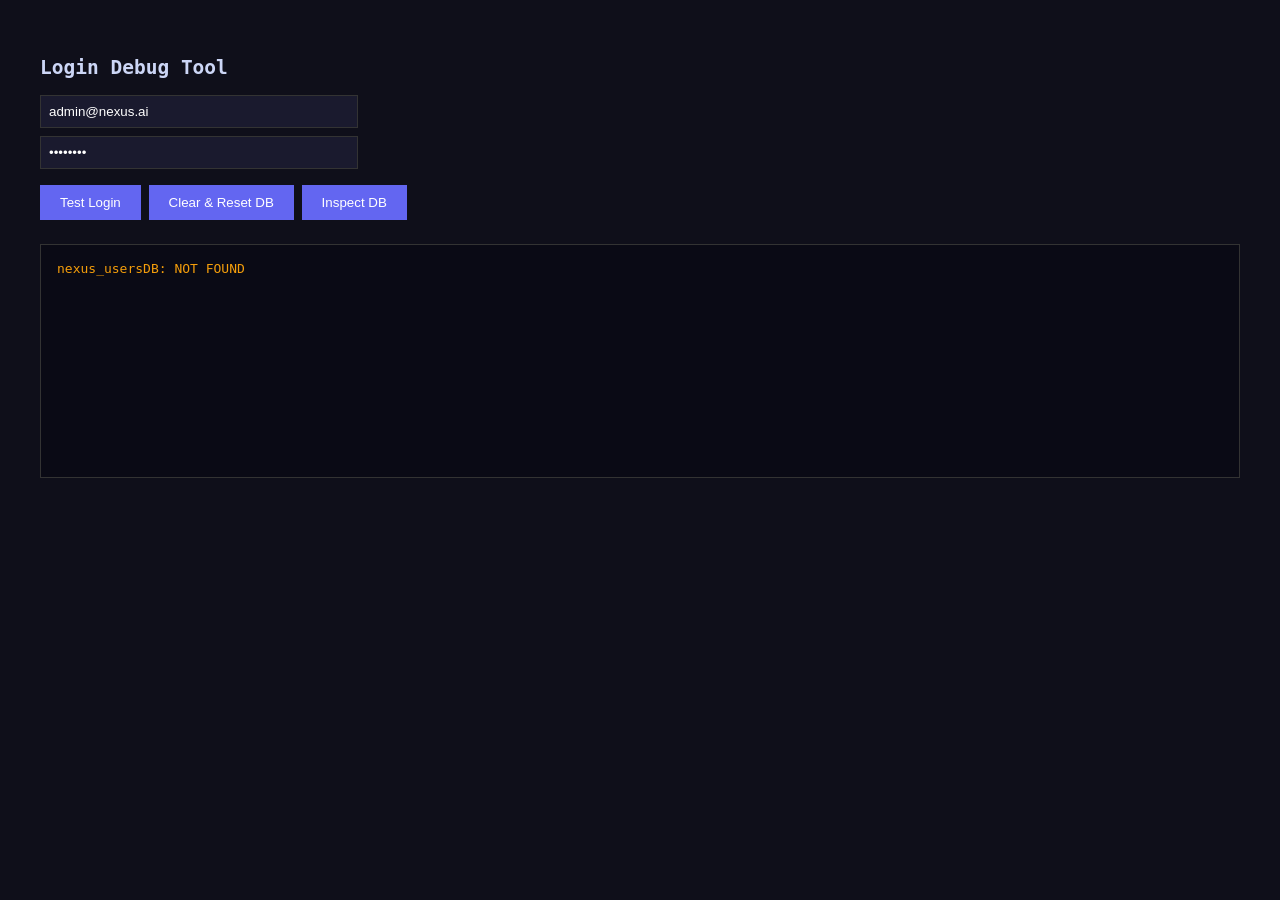
<file: debug_login.html>
<!DOCTYPE html>
<html>
<head>
  <title>Login Debug</title>
  <style>
    body { background:#0f0f1a; color:#ccd6f6; font-family:monospace; padding:2rem; }
    input { display:block; margin:8px 0; padding:8px; background:#1a1a2e; border:1px solid #333; color:white; width:300px; }
    button { margin:8px 0; padding:10px 20px; background:#6366f1; color:white; border:none; cursor:pointer; }
    #log { margin-top:1rem; background:#0a0a15; padding:1rem; border:1px solid #333; min-height:200px; white-space:pre-wrap; }
    .err { color:#f43f5e; }
    .ok { color:#10b981; }
    .warn { color:#f59e0b; }
  </style>
</head>
<body>
  <h2>Login Debug Tool</h2>
  <input type="email" id="email" placeholder="Email" value="admin@nexus.ai">
  <input type="password" id="password" placeholder="Password" value="password">
  <button onclick="testLogin()">Test Login</button>
  <button onclick="clearDB()">Clear & Reset DB</button>
  <button onclick="inspectDB()">Inspect DB</button>
  <div id="log"></div>
  <script>
    const log = document.getElementById('log');
    function add(msg, cls='') {
      const d = document.createElement('div');
      d.className = cls;
      d.textContent = msg;
      log.appendChild(d);
    }
    function inspectDB() {
      log.innerHTML = '';
      const raw = localStorage.getItem('nexus_usersDB');
      if (!raw) { add('nexus_usersDB: NOT FOUND', 'warn'); return; }
      try {
        const db = JSON.parse(raw);
        add('DB users:', 'ok');
        db.forEach(u => add(`  email=${u.email} pass=${u.password} role=${u.position}`));
      } catch(e) { add('PARSE ERROR: ' + e.message, 'err'); }
    }
    function clearDB() {
      localStorage.removeItem('nexus_usersDB');
      const db = [
        { name: 'Admin User', email: 'admin@nexus.ai', password: 'password', position: 'admin' },
        { name: 'Sarah Jenkins', email: 'sarah.j@company.com', password: 'password', position: 'member' }
      ];
      localStorage.setItem('nexus_usersDB', JSON.stringify(db));
      add('DB reset.', 'ok');
      inspectDB();
    }
    function testLogin() {
      log.innerHTML = '';
      const email = document.getElementById('email').value.trim();
      const password = document.getElementById('password').value;
      add('Testing: ' + email);
      let db;
      try { db = JSON.parse(localStorage.getItem('nexus_usersDB')); } catch(e) { add('Parse error: ' + e.message, 'err'); return; }
      if (!db) { add('DB is null. Click Reset DB first.', 'warn'); return; }
      const u = db.find(u => u.email === email);
      if (!u) { add('No user found with that email.', 'err'); return; }
      if (u.password !== password) { add('Wrong password. Stored: ' + u.password, 'err'); return; }
      add('LOGIN WOULD SUCCEED for ' + u.name + ' as ' + u.position, 'ok');
    }
    window.onload = inspectDB;
  </script>
</body>
</html>
</file>
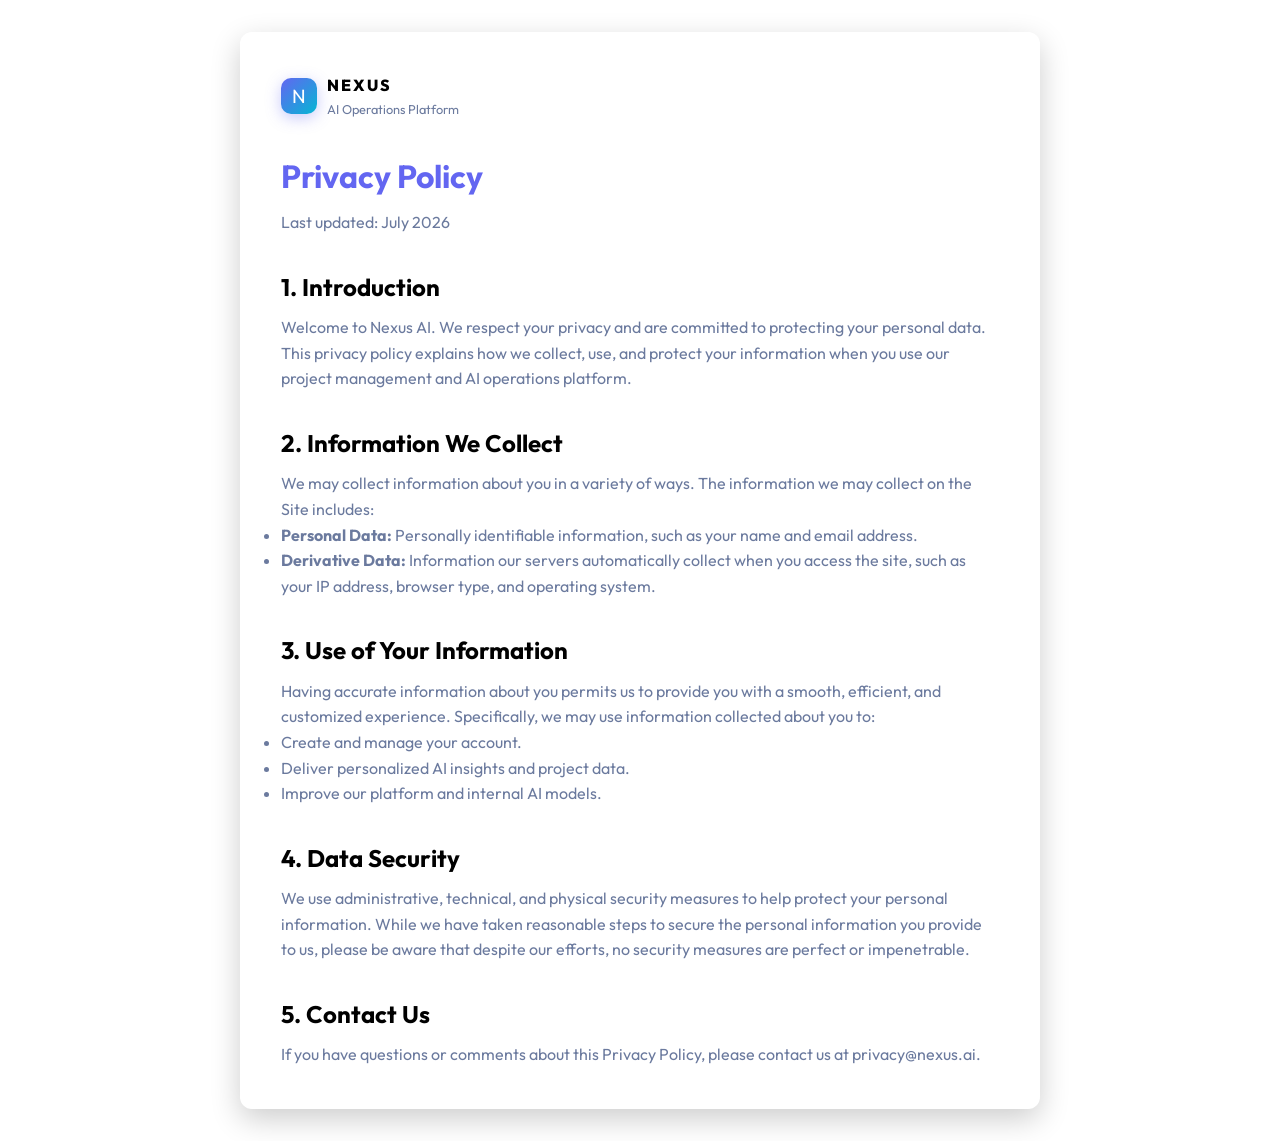
<file: privacy.html>
<!DOCTYPE html>
<html lang="en">
<head>
    <meta charset="UTF-8">
    <meta name="viewport" content="width=device-width, initial-scale=1.0">
    <title>Privacy Policy - Nexus AI</title>
    <link rel="preconnect" href="https://fonts.googleapis.com">
    <link rel="preconnect" href="https://fonts.gstatic.com" crossorigin>
    <link href="https://fonts.googleapis.com/css2?family=Outfit:wght@300;400;500;600;700&display=swap" rel="stylesheet">
    <link rel="stylesheet" href="styles.css">
    <style>
        body {
            background-color: var(--bg-color);
            color: var(--text-color);
            font-family: 'Outfit', sans-serif;
            margin: 0;
            padding: 2rem;
            line-height: 1.6;
        }
        .container {
            max-width: 800px;
            margin: 0 auto;
            background: var(--panel-bg);
            border: 1px solid var(--border-color);
            border-radius: 12px;
            padding: 2.5rem;
            box-shadow: 0 10px 30px rgba(0,0,0,0.2);
        }
        h1 {
            color: var(--accent-primary);
            margin-bottom: 0.5rem;
        }
        h2 {
            margin-top: 2rem;
            color: var(--text-color);
            border-bottom: 1px solid var(--border-color);
            padding-bottom: 0.5rem;
        }
        p {
            color: var(--text-secondary);
        }
        .logo-header {
            display: flex;
            align-items: center;
            gap: 10px;
            margin-bottom: 2rem;
        }
        .logo-icon {
            background: linear-gradient(135deg, var(--accent-primary), var(--accent-secondary));
            width: 36px;
            height: 36px;
            border-radius: 10px;
            display: flex;
            align-items: center;
            justify-content: center;
            color: white;
            font-size: 1.2rem;
        }
    </style>
</head>
<body>
    <div class="container">
        <div class="logo-header">
            <div class="logo-icon">N</div>
            <div>
                <span style="font-weight: 800; letter-spacing: 2px;">NEXUS</span>
                <span style="display: block; font-size: 0.8rem; color: var(--text-secondary);">AI Operations Platform</span>
            </div>
        </div>
        
        <h1>Privacy Policy</h1>
        <p>Last updated: July 2026</p>

        <h2>1. Introduction</h2>
        <p>Welcome to Nexus AI. We respect your privacy and are committed to protecting your personal data. This privacy policy explains how we collect, use, and protect your information when you use our project management and AI operations platform.</p>

        <h2>2. Information We Collect</h2>
        <p>We may collect information about you in a variety of ways. The information we may collect on the Site includes:</p>
        <ul>
            <li style="color: var(--text-secondary);"><strong>Personal Data:</strong> Personally identifiable information, such as your name and email address.</li>
            <li style="color: var(--text-secondary);"><strong>Derivative Data:</strong> Information our servers automatically collect when you access the site, such as your IP address, browser type, and operating system.</li>
        </ul>

        <h2>3. Use of Your Information</h2>
        <p>Having accurate information about you permits us to provide you with a smooth, efficient, and customized experience. Specifically, we may use information collected about you to:</p>
        <ul>
            <li style="color: var(--text-secondary);">Create and manage your account.</li>
            <li style="color: var(--text-secondary);">Deliver personalized AI insights and project data.</li>
            <li style="color: var(--text-secondary);">Improve our platform and internal AI models.</li>
        </ul>

        <h2>4. Data Security</h2>
        <p>We use administrative, technical, and physical security measures to help protect your personal information. While we have taken reasonable steps to secure the personal information you provide to us, please be aware that despite our efforts, no security measures are perfect or impenetrable.</p>

        <h2>5. Contact Us</h2>
        <p>If you have questions or comments about this Privacy Policy, please contact us at privacy@nexus.ai.</p>
    </div>
</body>
</html>
</file>
<file: styles.css>
:root {
    --bg-base: #080b14;
    --bg-surface: #0f1320;
    --bg-surface-2: #151928;
    --bg-surface-glass: rgba(15, 19, 32, 0.75);
    --border-color: rgba(255, 255, 255, 0.07);
    --border-hover: rgba(255, 255, 255, 0.14);

    --text-primary: #f0f4ff;
    --text-secondary: #6b7a9e;
    --text-muted: #3d4a6a;

    --accent-primary: #6366f1;
    --accent-primary-glow: rgba(99, 102, 241, 0.35);
    --accent-primary-hover: #4f46e5;
    --accent-secondary: #06b6d4;

    --status-red: #f43f5e;
    --status-red-bg: rgba(244, 63, 94, 0.1);
    --status-green: #10b981;
    --status-green-bg: rgba(16, 185, 129, 0.1);
    --status-yellow: #f59e0b;
    --status-yellow-bg: rgba(245, 158, 11, 0.1);
    --status-blue: #06b6d4;

    --font-family: 'Outfit', sans-serif;
    --glass-blur: blur(16px);
    --shadow-sm: 0 2px 8px rgba(0, 0, 0, 0.4);
    --shadow-lg: 0 8px 32px rgba(0, 0, 0, 0.5);
    --shadow-glow: 0 0 40px var(--accent-primary-glow);
    --transition: all 0.25s cubic-bezier(0.4, 0, 0.2, 1);
    --transition-slow: all 0.4s cubic-bezier(0.4, 0, 0.2, 1);

    --sidebar-width: 260px;
}

*, *::before, *::after { margin: 0; padding: 0; box-sizing: border-box; }

body {
    font-family: var(--font-family);
    background-color: var(--bg-base);
    color: var(--text-primary);
    overflow: hidden;
    -webkit-font-smoothing: antialiased;
}

/* Scrollbar */
::-webkit-scrollbar { width: 4px; }
::-webkit-scrollbar-track { background: transparent; }
::-webkit-scrollbar-thumb { background: var(--text-muted); border-radius: 4px; }

/* Utilities */
.hidden { display: none !important; }
.text-blue { color: var(--accent-secondary); }
.text-green { color: var(--status-green); }
.text-red { color: var(--status-red); }
.text-yellow { color: var(--status-yellow); }
.text-accent { color: var(--accent-primary); }
.text-secondary { color: var(--text-secondary); }

.glass-panel {
    background: var(--bg-surface-glass);
    backdrop-filter: var(--glass-blur);
    -webkit-backdrop-filter: var(--glass-blur);
    border: 1px solid var(--border-color);
    border-radius: 20px;
    box-shadow: var(--shadow-lg);
}

/* ─── APP LAYOUT ─────────────────────────────────────────────────────────── */
.app-container {
    display: grid;
    grid-template-columns: var(--sidebar-width) 1fr;
    height: 100vh;
    width: 100vw;
    overflow: hidden;
    transition: grid-template-columns 0.3s cubic-bezier(0.4, 0, 0.2, 1);
}

.app-container.sidebar-collapsed {
    grid-template-columns: 80px 1fr;
}

/* ─── SIDEBAR ────────────────────────────────────────────────────────────── */
.sidebar {
    background-color: var(--bg-surface);
    border-right: 1px solid var(--border-color);
    display: flex;
    flex-direction: column;
    overflow: hidden;
    z-index: 20;
    transition: width 0.3s cubic-bezier(0.4, 0, 0.2, 1);
}

.app-container.sidebar-collapsed .sidebar-header .logo-text,
.app-container.sidebar-collapsed .sidebar-header .logo-sub,
.app-container.sidebar-collapsed .nav-section-label,
.app-container.sidebar-collapsed .nav-item,
.app-container.sidebar-collapsed .ai-status-text {
    display: none;
}

.app-container.sidebar-collapsed .nav-item {
    display: flex;
    justify-content: center;
    padding: 12px 0;
    font-size: 0;
}
.app-container.sidebar-collapsed .nav-item i {
    margin-right: 0;
    font-size: 1.25rem;
}
.app-container.sidebar-collapsed .nav-item:hover::after {
    content: attr(data-view);
    position: absolute;
    left: 70px;
    background: var(--bg-surface-2);
    padding: 4px 10px;
    border-radius: 6px;
    font-size: 0.8rem;
    text-transform: capitalize;
    color: var(--text-primary);
    border: 1px solid var(--border-color);
    white-space: nowrap;
    z-index: 100;
}

.sidebar-header {
    padding: 1.75rem 1.5rem 1.25rem;
    border-bottom: 1px solid var(--border-color);
}

.logo {
    display: flex;
    align-items: center;
    gap: 12px;
    text-decoration: none;
}

.logo-icon {
    width: 40px;
    height: 40px;
    border-radius: 12px;
    background: linear-gradient(135deg, var(--accent-primary), var(--accent-secondary));
    display: flex;
    align-items: center;
    justify-content: center;
    font-size: 1.3rem;
    color: white;
    box-shadow: 0 4px 15px var(--accent-primary-glow);
    flex-shrink: 0;
}

.logo-text {
    display: block;
    font-size: 1.1rem;
    font-weight: 800;
    letter-spacing: 2px;
    color: var(--text-primary);
}

.logo-sub {
    display: block;
    font-size: 0.7rem;
    color: var(--text-secondary);
    letter-spacing: 0.5px;
    margin-top: -2px;
}

.sidebar-nav {
    flex: 1;
    padding: 1.25rem 0.75rem;
    display: flex;
    flex-direction: column;
    gap: 2px;
    overflow-y: auto;
}

.nav-section-label {
    display: block;
    font-size: 0.65rem;
    font-weight: 700;
    letter-spacing: 1.5px;
    color: var(--text-muted);
    padding: 1rem 0.75rem 0.4rem;
}

.nav-item {
    display: flex;
    align-items: center;
    gap: 11px;
    padding: 10px 12px;
    color: var(--text-secondary);
    text-decoration: none;
    border-radius: 12px;
    transition: var(--transition);
    font-weight: 500;
    font-size: 0.9rem;
    position: relative;
}

.nav-item i { font-size: 1.15rem; flex-shrink: 0; }

.nav-item:hover {
    background-color: rgba(255,255,255,0.04);
    color: var(--text-primary);
}

.nav-item.active {
    background: linear-gradient(90deg, rgba(99,102,241,0.2) 0%, rgba(99,102,241,0.05) 100%);
    color: var(--accent-primary);
    border-left: 2px solid var(--accent-primary);
    padding-left: 10px;
}

.nav-badge {
    margin-left: auto;
    background: rgba(99,102,241,0.15);
    color: var(--accent-primary);
    font-size: 0.7rem;
    font-weight: 700;
    padding: 2px 7px;
    border-radius: 20px;
}

.pulse-badge { animation: badgePulse 2.5s infinite; }

@keyframes badgePulse {
    0%, 100% { background: rgba(244,63,94,0.15); color: var(--status-red); }
    50% { background: rgba(244,63,94,0.3); color: var(--status-red); }
}

.sidebar-footer {
    padding: 1rem 1.5rem;
    border-top: 1px solid var(--border-color);
}

.ai-status {
    display: flex;
    align-items: center;
    gap: 8px;
    font-size: 0.8rem;
    color: var(--text-secondary);
}

.ai-status-dot {
    width: 8px;
    height: 8px;
    border-radius: 50%;
    background: var(--text-muted);
    transition: var(--transition);
    flex-shrink: 0;
}

.ai-status-dot.online {
    background: var(--status-green);
    box-shadow: 0 0 6px var(--status-green);
    animation: statusPulse 2s infinite;
}

@keyframes statusPulse {
    0%, 100% { box-shadow: 0 0 6px var(--status-green); }
    50% { box-shadow: 0 0 12px var(--status-green), 0 0 20px rgba(16,185,129,0.3); }
}

/* ─── MAIN CONTENT ───────────────────────────────────────────────────────── */
.main-content {
    display: flex;
    flex-direction: column;
    overflow: hidden;
    position: relative;
}

/* Ambient background */
.main-content::before {
    content: '';
    position: absolute;
    top: -200px; right: -200px;
    width: 500px; height: 500px;
    background: radial-gradient(circle, rgba(99,102,241,0.08) 0%, transparent 70%);
    border-radius: 50%;
    pointer-events: none;
    z-index: 0;
}

.main-content::after {
    content: '';
    position: absolute;
    bottom: -200px; left: 10%;
    width: 400px; height: 400px;
    background: radial-gradient(circle, rgba(6,182,212,0.05) 0%, transparent 70%);
    border-radius: 50%;
    pointer-events: none;
    z-index: 0;
}

/* ─── TOP HEADER ─────────────────────────────────────────────────────────── */
.top-header {
    display: flex;
    justify-content: space-between;
    align-items: center;
    padding: 1rem 2rem;
    background: rgba(8,11,20,0.8);
    backdrop-filter: blur(12px);
    border-bottom: 1px solid var(--border-color);
    z-index: 10;
    flex-shrink: 0;
}

.search-bar {
    display: flex;
    align-items: center;
    background-color: var(--bg-surface-2);
    border: 1px solid var(--border-color);
    border-radius: 12px;
    padding: 9px 16px;
    width: 380px;
    transition: var(--transition);
}

.search-bar:focus-within {
    border-color: var(--accent-primary);
    box-shadow: 0 0 0 3px var(--accent-primary-glow);
}

.search-bar i { color: var(--text-secondary); margin-right: 10px; font-size: 1rem; }

.search-bar input {
    background: transparent; border: none; outline: none;
    color: var(--text-primary); width: 100%;
    font-family: var(--font-family); font-size: 0.9rem;
}

.search-bar input::placeholder { color: var(--text-secondary); }

.user-profile { display: flex; align-items: center; gap: 16px; }

.icon-btn {
    background: none; border: none;
    color: var(--text-secondary); font-size: 1.2rem;
    cursor: pointer; transition: var(--transition);
    display: flex; align-items: center; justify-content: center;
    width: 36px; height: 36px; border-radius: 8px;
}

.icon-btn:hover { color: var(--text-primary); background: rgba(255,255,255,0.05); }

.notification-bell {
    position: relative; color: var(--text-secondary);
    font-size: 1.2rem; cursor: pointer; transition: var(--transition);
    width: 36px; height: 36px; display: flex; align-items: center; justify-content: center;
    border-radius: 8px;
}

.notification-bell:hover { color: var(--text-primary); background: rgba(255,255,255,0.05); }

.badge {
    position: absolute; top: 2px; right: 2px;
    background: var(--status-red); color: white;
    font-size: 0.65rem; font-weight: 700;
    height: 16px; min-width: 16px;
    display: flex; align-items: center; justify-content: center;
    border-radius: 8px; border: 2px solid var(--bg-base);
    padding: 0 3px;
}

.avatar {
    width: 36px; height: 36px; border-radius: 10px;
    border: 2px solid var(--border-color);
    cursor: pointer; transition: var(--transition);
}

.avatar:hover { border-color: var(--accent-primary); }

/* ─── VIEWS ──────────────────────────────────────────────────────────────── */
.view {
    display: none;
    flex: 1;
    overflow-y: auto;
    position: relative;
    z-index: 1;
}

.view.active { display: block; }

.dashboard-content { padding: 2rem; }

.page-header {
    display: flex;
    justify-content: space-between;
    align-items: flex-start;
    margin-bottom: 2rem;
}

.page-title {
    font-size: 1.9rem;
    font-weight: 700;
    color: var(--text-primary);
    line-height: 1.2;
}

.subtitle {
    font-size: 0.9rem;
    color: var(--text-secondary);
    margin-top: 6px;
}

.subtitle strong { color: var(--text-primary); }

.btn-primary {
    display: flex; align-items: center; gap: 8px;
    background: var(--accent-primary);
    color: white; border: none;
    padding: 10px 18px; border-radius: 12px;
    font-family: var(--font-family); font-size: 0.9rem; font-weight: 600;
    cursor: pointer; transition: var(--transition);
    white-space: nowrap;
}

.btn-primary:hover {
    background: var(--accent-primary-hover);
    transform: translateY(-1px);
    box-shadow: 0 6px 20px var(--accent-primary-glow);
}

.btn-secondary {
    display: flex; align-items: center; gap: 8px;
    background: transparent;
    color: var(--text-secondary); border: 1px solid var(--border-color);
    padding: 10px 18px; border-radius: 12px;
    font-family: var(--font-family); font-size: 0.9rem; font-weight: 600;
    cursor: pointer; transition: var(--transition);
    white-space: nowrap;
}

.btn-secondary:hover {
    background: rgba(255, 255, 255, 0.05);
    color: var(--text-primary);
}

/* ─── KPI CARDS ──────────────────────────────────────────────────────────── */
.kpi-grid {
    display: grid;
    grid-template-columns: repeat(4, 1fr);
    gap: 1.25rem;
    margin-bottom: 1.75rem;
}

.kpi-card {
    padding: 1.5rem;
    transition: var(--transition);
    cursor: default;
}

.kpi-card:hover {
    transform: translateY(-3px);
    border-color: var(--border-hover);
}

.kpi-header {
    display: flex;
    justify-content: space-between;
    align-items: center;
    margin-bottom: 1rem;
}

.kpi-title { color: var(--text-secondary); font-weight: 500; font-size: 0.85rem; }

.kpi-icon {
    width: 36px; height: 36px; border-radius: 10px;
    display: flex; align-items: center; justify-content: center;
    font-size: 1.1rem;
}

.kpi-icon.blue { background: rgba(6,182,212,0.1); color: var(--accent-secondary); }
.kpi-icon.green { background: var(--status-green-bg); color: var(--status-green); }
.kpi-icon.red { background: var(--status-red-bg); color: var(--status-red); }
.kpi-icon.purple { background: rgba(168,85,247,0.1); color: #a855f7; }

.kpi-value {
    font-size: 2.4rem;
    font-weight: 800;
    line-height: 1;
    margin-bottom: 0.5rem;
}

.kpi-trend {
    font-size: 0.8rem;
    display: flex; align-items: center; gap: 4px;
    color: var(--text-secondary);
}

.kpi-trend.positive { color: var(--status-green); }
.kpi-trend.negative { color: var(--status-red); }

/* ─── BENTO GRID ─────────────────────────────────────────────────────────── */
.bento-grid {
    display: grid;
    grid-template-columns: 1fr 1fr;
    gap: 1.25rem;
}

.bento-panel { padding: 1.5rem; }

.panel-header {
    display: flex;
    justify-content: space-between;
    align-items: center;
    margin-bottom: 1.25rem;
}

.panel-title {
    font-size: 1rem;
    font-weight: 700;
    display: flex; align-items: center; gap: 8px;
}

.panel-link {
    font-size: 0.8rem;
    color: var(--accent-primary);
    text-decoration: none;
    transition: var(--transition);
}

.panel-link:hover { opacity: 0.7; }

.risk-count-badge {
    font-size: 0.75rem;
    background: var(--status-red-bg);
    color: var(--status-red);
    padding: 3px 10px;
    border-radius: 20px;
    font-weight: 600;
}

/* ─── AGENT LIST ─────────────────────────────────────────────────────────── */
.agent-item {
    display: flex; align-items: center;
    padding: 0.9rem;
    background: rgba(255,255,255,0.02);
    border-radius: 12px;
    margin-bottom: 0.75rem;
    border: 1px solid transparent;
    transition: var(--transition);
}

.agent-item:last-child { margin-bottom: 0; }

.agent-item:hover {
    background: rgba(255,255,255,0.04);
    border-color: var(--border-color);
}

.agent-icon {
    width: 44px; height: 44px; border-radius: 12px;
    display: flex; align-items: center; justify-content: center;
    font-size: 1.3rem; margin-right: 14px; flex-shrink: 0;
}

.agent-icon.planner { background: rgba(168,85,247,0.1); color: #a855f7; }
.agent-icon.sentinel { background: rgba(244,63,94,0.1); color: var(--status-red); }
.agent-icon.executor { background: rgba(16,185,129,0.1); color: var(--status-green); }
.agent-icon.scribe { background: rgba(6,182,212,0.1); color: var(--accent-secondary); }

.agent-info { flex: 1; min-width: 0; }
.agent-name { font-weight: 600; font-size: 0.95rem; margin-bottom: 3px; }
.agent-task { color: var(--text-secondary); font-size: 0.8rem; white-space: nowrap; overflow: hidden; text-overflow: ellipsis; }

.agent-status {
    display: flex; align-items: center; gap: 5px;
    font-size: 0.75rem; padding: 3px 10px;
    border-radius: 20px; font-weight: 600;
    background: rgba(255,255,255,0.05);
    color: var(--text-secondary);
    flex-shrink: 0;
}

.status-active {
    background: var(--status-green-bg);
    color: var(--status-green);
}

.status-active::before {
    content: '';
    width: 6px; height: 6px;
    background: var(--status-green); border-radius: 50%;
    animation: dotPulse 2s infinite;
}

@keyframes dotPulse {
    0%, 100% { opacity: 1; }
    50% { opacity: 0.4; }
}

/* ─── RISK ALERTS ────────────────────────────────────────────────────────── */
.risk-item {
    padding: 1rem;
    border-left: 3px solid var(--border-color);
    background: rgba(255,255,255,0.02);
    border-radius: 0 12px 12px 0;
    margin-bottom: 0.75rem;
    transition: var(--transition);
}

.risk-item:last-child { margin-bottom: 0; }

.risk-item:hover { background: rgba(255,255,255,0.04); }

.risk-item.high { border-left-color: var(--status-red); background: rgba(244,63,94,0.04); }
.risk-item.medium { border-left-color: var(--status-yellow); }

.risk-header { display: flex; justify-content: space-between; align-items: flex-start; margin-bottom: 6px; gap: 8px; }
.risk-title { font-weight: 600; font-size: 0.9rem; }
.risk-time { font-size: 0.75rem; color: var(--text-secondary); white-space: nowrap; flex-shrink: 0; }
.risk-desc { font-size: 0.82rem; color: var(--text-secondary); line-height: 1.5; margin-bottom: 10px; }

.risk-action {
    background: var(--bg-surface-2);
    border: 1px solid var(--border-color);
    color: var(--text-primary);
    padding: 5px 12px; border-radius: 8px;
    font-size: 0.78rem; cursor: pointer;
    transition: var(--transition); font-family: var(--font-family); font-weight: 500;
}

.risk-action:hover {
    background: var(--accent-primary);
    border-color: var(--accent-primary);
}

/* ─── PROJECTS GRID ──────────────────────────────────────────────────────── */
.projects-grid {
    display: grid;
    grid-template-columns: repeat(auto-fill, minmax(320px, 1fr));
    gap: 1.25rem;
}

.project-card {
    padding: 1.75rem;
    transition: var(--transition);
    cursor: pointer;
    position: relative;
    overflow: hidden;
}

.project-card::before {
    content: '';
    position: absolute;
    top: 0; left: 0; right: 0;
    height: 3px;
    background: var(--project-color);
}

.project-card:hover {
    transform: translateY(-4px);
    border-color: var(--border-hover);
    box-shadow: 0 16px 40px rgba(0,0,0,0.5);
}

.project-status-badge {
    display: inline-flex; align-items: center; gap: 5px;
    font-size: 0.72rem; font-weight: 700; padding: 3px 10px;
    border-radius: 20px; margin-bottom: 1rem;
}

.project-status-badge.on_track { background: var(--status-green-bg); color: var(--status-green); }
.project-status-badge.at_risk  { background: var(--status-yellow-bg); color: var(--status-yellow); }
.project-status-badge.done      { background: rgba(6,182,212,0.12); color: var(--accent-secondary); }

/* Completed project cards are subtly dimmed */
#completed-projects-grid .project-card { opacity: 0.75; }
#completed-projects-grid .project-card:hover { opacity: 1; }

.project-name { font-size: 1.2rem; font-weight: 700; margin-bottom: 6px; }
.project-desc { font-size: 0.85rem; color: var(--text-secondary); margin-bottom: 1.25rem; line-height: 1.5; }

.project-progress-bar {
    height: 6px; background: rgba(255,255,255,0.06);
    border-radius: 3px; overflow: hidden; margin-bottom: 6px;
}

.project-progress-fill {
    height: 100%; border-radius: 3px;
    background: var(--project-color);
    transition: width 1s ease;
    position: relative;
}

.project-progress-fill::after {
    content: '';
    position: absolute; right: 0; top: 50%;
    transform: translateY(-50%);
    width: 10px; height: 10px;
    background: var(--project-color);
    border-radius: 50%;
    box-shadow: 0 0 8px var(--project-color);
}

.project-meta {
    display: flex; justify-content: space-between; align-items: center;
    font-size: 0.8rem; color: var(--text-secondary); margin-bottom: 1rem;
}

.project-team { display: flex; gap: -4px; }

.member-avatar {
    width: 28px; height: 28px; border-radius: 8px;
    border: 2px solid var(--bg-surface);
    font-size: 0.65rem; font-weight: 700;
    display: flex; align-items: center; justify-content: center;
    margin-right: -6px;
    color: white;
}

.project-deadline {
    display: flex; align-items: center; gap: 5px;
    font-size: 0.8rem; color: var(--text-secondary);
}

/* ─── AGENTS FULL GRID ───────────────────────────────────────────────────── */
.agents-full-grid {
    display: grid;
    grid-template-columns: repeat(auto-fill, minmax(340px, 1fr));
    gap: 1.25rem;
}

.agent-card {
    padding: 1.75rem;
    transition: var(--transition);
}

.agent-card:hover { transform: translateY(-3px); border-color: var(--border-hover); }

.agent-card-header { display: flex; align-items: center; gap: 1rem; margin-bottom: 1rem; }

.agent-card-icon {
    width: 56px; height: 56px; border-radius: 16px;
    display: flex; align-items: center; justify-content: center; font-size: 1.6rem;
}

.agent-card-icon.planner { background: rgba(168,85,247,0.1); color: #a855f7; }
.agent-card-icon.sentinel { background: rgba(244,63,94,0.1); color: var(--status-red); }
.agent-card-icon.executor { background: rgba(16,185,129,0.1); color: var(--status-green); }
.agent-card-icon.scribe { background: rgba(6,182,212,0.1); color: var(--accent-secondary); }

.agent-card-name { font-size: 1.2rem; font-weight: 700; }
.agent-card-role { font-size: 0.8rem; color: var(--text-secondary); margin-top: 2px; }
.agent-card-task { font-size: 0.88rem; color: var(--text-secondary); line-height: 1.6; margin-bottom: 1rem; }
.agent-card-last { font-size: 0.78rem; color: var(--text-muted); display: flex; align-items: center; gap: 6px; }

/* ─── TEAM GRID ──────────────────────────────────────────────────────────── */
.team-grid {
    display: grid;
    grid-template-columns: repeat(auto-fill, minmax(280px, 1fr));
    gap: 1.25rem;
}

.team-card {
    padding: 1.75rem;
    transition: var(--transition);
}

.team-card:hover { transform: translateY(-3px); border-color: var(--border-hover); }

.team-card-header {
    display: flex; align-items: center; gap: 1rem; margin-bottom: 1.25rem;
}

.team-member-avatar {
    width: 52px; height: 52px; border-radius: 14px;
    display: flex; align-items: center; justify-content: center;
    font-size: 1.2rem; font-weight: 800; color: white;
    flex-shrink: 0;
}

.team-member-name { font-size: 1.1rem; font-weight: 700; }
.team-member-role { font-size: 0.8rem; color: var(--text-secondary); margin-top: 2px; }

.capacity-label {
    display: flex; justify-content: space-between;
    font-size: 0.8rem; margin-bottom: 8px;
}

.capacity-label span:last-child { font-weight: 700; }

.capacity-bar {
    height: 8px; background: rgba(255,255,255,0.06);
    border-radius: 4px; overflow: hidden; margin-bottom: 1.25rem;
}

.capacity-fill {
    height: 100%; border-radius: 4px; transition: width 1.2s ease;
}

.capacity-fill.healthy { background: linear-gradient(90deg, var(--status-green), #34d399); }
.capacity-fill.overloaded { background: linear-gradient(90deg, var(--status-yellow), var(--status-red)); }
.capacity-fill.pto { background: linear-gradient(90deg, var(--accent-primary), var(--accent-secondary)); }

.team-stats {
    display: grid; grid-template-columns: 1fr 1fr;
    gap: 0.75rem;
}

.team-stat {
    background: rgba(255,255,255,0.03);
    border-radius: 10px; padding: 0.75rem;
}

.team-stat-label { font-size: 0.72rem; color: var(--text-secondary); margin-bottom: 4px; }
.team-stat-value { font-size: 1.2rem; font-weight: 700; }

.team-status-chip {
    display: inline-flex; align-items: center; gap: 5px;
    font-size: 0.72rem; font-weight: 700; padding: 3px 10px;
    border-radius: 20px; margin-top: 0.75rem;
}

.chip-overloaded { background: rgba(245,158,11,0.1); color: var(--status-yellow); }
.chip-healthy { background: var(--status-green-bg); color: var(--status-green); }
.chip-pto { background: rgba(99,102,241,0.1); color: var(--accent-primary); }

/* ─── SKELETON LOADER ────────────────────────────────────────────────────── */
.skeleton-loader {
    background: linear-gradient(90deg, var(--bg-surface) 25%, var(--bg-surface-2) 50%, var(--bg-surface) 75%);
    background-size: 200% 100%;
    animation: shimmer 1.5s infinite;
    color: transparent;
    user-select: none;
}

@keyframes shimmer {
    0% { background-position: 200% 0; }
    100% { background-position: -200% 0; }
}

.loading-state {
    display: flex; align-items: center; justify-content: center;
    gap: 10px; color: var(--text-secondary);
    padding: 3rem; font-size: 0.9rem;
}

/* ─── CHAT WIDGET ────────────────────────────────────────────────────────── */
.chat-widget {
    position: fixed;
    bottom: 2rem; right: 2rem;
    z-index: 200;
}

.chat-toggle {
    width: 58px; height: 58px; border-radius: 18px;
    background: linear-gradient(135deg, var(--accent-primary), var(--accent-secondary));
    border: none; color: white; font-size: 1.6rem;
    cursor: pointer;
    box-shadow: 0 8px 24px var(--accent-primary-glow);
    transition: var(--transition);
    display: flex; align-items: center; justify-content: center;
}

.chat-toggle:hover { transform: scale(1.08); box-shadow: 0 12px 32px var(--accent-primary-glow); }

.chat-panel {
    position: absolute;
    bottom: 70px; right: 0;
    width: 390px; height: 520px;
    display: flex; flex-direction: column; overflow: hidden;
    transform-origin: bottom right;
    transition: opacity 0.3s ease, transform 0.35s cubic-bezier(0.34, 1.56, 0.64, 1);
}

.chat-panel.hidden {
    opacity: 0;
    transform: scale(0.7) translateY(30px);
    pointer-events: none;
}

.chat-header {
    padding: 1rem 1.25rem;
    border-bottom: 1px solid var(--border-color);
    display: flex; justify-content: space-between; align-items: center;
    flex-shrink: 0;
}

.chat-title { display: flex; align-items: center; gap: 10px; font-weight: 700; font-size: 0.95rem; }

.chat-ai-dot {
    width: 8px; height: 8px; border-radius: 50%;
    background: var(--status-green);
    box-shadow: 0 0 6px var(--status-green);
    animation: statusPulse 2s infinite;
}

.chat-close {
    background: none; border: none; color: var(--text-secondary);
    font-size: 1.2rem; cursor: pointer; transition: var(--transition);
}

.chat-close:hover { color: var(--text-primary); }

.chat-messages {
    flex: 1; padding: 1.25rem;
    overflow-y: auto; display: flex; flex-direction: column; gap: 0.75rem;
}

.message { max-width: 88%; animation: msgFadeIn 0.3s ease forwards; }

@keyframes msgFadeIn {
    from { opacity: 0; transform: translateY(8px); }
    to { opacity: 1; transform: translateY(0); }
}

.message.system { align-self: flex-start; }
.message.user { align-self: flex-end; }

.message-content {
    padding: 10px 14px; border-radius: 14px;
    font-size: 0.875rem; line-height: 1.6;
}

.system .message-content {
    background: var(--bg-surface-2);
    border: 1px solid var(--border-color);
    border-top-left-radius: 4px;
}

.user .message-content {
    background: linear-gradient(135deg, var(--accent-primary), #4f46e5);
    color: white;
    border-top-right-radius: 4px;
}

.chat-suggestions {
    display: flex; flex-wrap: wrap; gap: 6px; margin-top: 6px;
}

.suggestion-chip {
    background: rgba(99,102,241,0.1);
    border: 1px solid rgba(99,102,241,0.2);
    color: var(--accent-primary);
    padding: 5px 12px; border-radius: 20px;
    font-size: 0.78rem; font-weight: 500;
    cursor: pointer; transition: var(--transition);
    font-family: var(--font-family);
}

.suggestion-chip:hover { background: rgba(99,102,241,0.2); }

.chat-input-area {
    padding: 0.75rem 1rem;
    border-top: 1px solid var(--border-color);
    display: flex; gap: 8px; align-items: center;
    flex-shrink: 0;
}

.chat-input-area input {
    flex: 1; background: var(--bg-base);
    border: 1px solid var(--border-color);
    border-radius: 10px; padding: 9px 14px;
    color: var(--text-primary); outline: none;
    font-family: var(--font-family); font-size: 0.875rem;
    transition: var(--transition);
}

.chat-input-area input:focus { border-color: var(--accent-primary); }
.chat-input-area input::placeholder { color: var(--text-secondary); }

.chat-send {
    width: 38px; height: 38px; border-radius: 10px;
    background: var(--accent-primary); border: none; color: white;
    cursor: pointer; display: flex; align-items: center; justify-content: center;
    transition: var(--transition); font-size: 1rem;
}

.chat-send:hover { background: var(--accent-primary-hover); }

/* ─── CHARTS ROW ─────────────────────────────────────────────────────────── */
.charts-row {
    display: grid;
    grid-template-columns: 1fr 340px;
    gap: 1.25rem;
    margin-top: 1.5rem;
}

.chart-panel { padding: 1.5rem; }

.chart-container {
    position: relative;
    height: 180px;
}

.donut-wrap {
    height: 160px;
    display: flex;
    align-items: center;
    justify-content: center;
}

.donut-legend {
    display: flex;
    flex-direction: column;
    gap: 8px;
    margin-top: 1rem;
}

.legend-item {
    display: flex;
    align-items: center;
    gap: 8px;
    font-size: 0.8rem;
    color: var(--text-secondary);
}

.legend-dot {
    width: 10px;
    height: 10px;
    border-radius: 3px;
    flex-shrink: 0;
}

.legend-label { flex: 1; }
.legend-val { font-weight: 700; color: var(--text-primary); }

/* ─── MODALS ──────────────────────────────────────────────────────────────── */
.modal-overlay {
    position: fixed;
    inset: 0;
    background: rgba(0, 0, 0, 0.6);
    backdrop-filter: blur(6px);
    z-index: 500;
    display: flex;
    align-items: center;
    justify-content: center;
    padding: 2rem;
    animation: overlayFadeIn 0.2s ease forwards;
}

@keyframes overlayFadeIn {
    from { opacity: 0; }
    to { opacity: 1; }
}

.modal-overlay.hidden { display: none; }

.modal-panel {
    width: 100%;
    max-width: 580px;
    max-height: 85vh;
    display: flex;
    flex-direction: column;
    overflow: hidden;
    animation: modalSlideIn 0.3s cubic-bezier(0.34, 1.56, 0.64, 1) forwards;
}

@keyframes modalSlideIn {
    from { opacity: 0; transform: translateY(20px) scale(0.96); }
    to { opacity: 1; transform: translateY(0) scale(1); }
}

.modal-header {
    display: flex;
    justify-content: space-between;
    align-items: flex-start;
    padding: 1.75rem 1.75rem 1.25rem;
    border-bottom: 1px solid var(--border-color);
    flex-shrink: 0;
}

.modal-eyebrow {
    font-size: 0.72rem;
    font-weight: 700;
    letter-spacing: 1px;
    color: var(--accent-primary);
    margin-bottom: 4px;
}

.modal-title {
    font-size: 1.4rem;
    font-weight: 700;
}

.modal-subtitle {
    font-size: 0.85rem;
    color: var(--text-secondary);
    margin-top: 4px;
}

.modal-close {
    background: none;
    border: 1px solid var(--border-color);
    color: var(--text-secondary);
    width: 32px; height: 32px;
    border-radius: 8px;
    font-size: 1.1rem;
    cursor: pointer;
    transition: var(--transition);
    display: flex; align-items: center; justify-content: center;
    flex-shrink: 0;
}

.modal-close:hover { background: rgba(255,255,255,0.06); color: var(--text-primary); }

.modal-body {
    padding: 1.5rem 1.75rem;
    overflow-y: auto;
    flex: 1;
}

.modal-stats-row {
    display: grid;
    grid-template-columns: repeat(3, 1fr);
    gap: 1rem;
    margin-bottom: 1.25rem;
}

.modal-stat-box {
    background: rgba(255,255,255,0.03);
    border-radius: 12px;
    padding: 1rem;
    text-align: center;
}

.modal-stat-label { font-size: 0.72rem; color: var(--text-secondary); margin-bottom: 6px; }
.modal-stat-value { font-size: 1.4rem; font-weight: 700; }

.modal-progress-bar-wrap { margin-bottom: 1.5rem; }
.modal-progress-bar {
    height: 8px;
    background: rgba(255,255,255,0.06);
    border-radius: 4px;
    overflow: hidden;
}
.modal-progress-fill {
    height: 100%;
    border-radius: 4px;
    transition: width 0.8s ease;
}

.modal-section-title {
    font-size: 0.85rem;
    font-weight: 700;
    color: var(--text-secondary);
    letter-spacing: 0.5px;
    margin-bottom: 1rem;
    display: flex; align-items: center; gap: 6px;
}

/* Task list in modal */
.modal-task-list { display: flex; flex-direction: column; gap: 0.6rem; }

.task-item {
    display: flex;
    align-items: center;
    gap: 12px;
    padding: 0.75rem 1rem;
    background: rgba(255,255,255,0.02);
    border-radius: 10px;
    border: 1px solid transparent;
    transition: var(--transition);
}

.task-item:hover { background: rgba(255,255,255,0.04); border-color: var(--border-color); }

.task-priority-dot {
    width: 8px; height: 8px;
    border-radius: 50%;
    flex-shrink: 0;
}

.priority-critical { background: var(--status-red); box-shadow: 0 0 6px var(--status-red); }
.priority-high { background: var(--status-yellow); }
.priority-medium { background: var(--accent-primary); }
.priority-low { background: var(--text-muted); }

.task-title { flex: 1; font-size: 0.88rem; font-weight: 500; }
.task-assignee {
    font-size: 0.75rem;
    color: var(--text-secondary);
    background: rgba(255,255,255,0.04);
    padding: 2px 8px;
    border-radius: 6px;
}

.task-status-badge {
    font-size: 0.7rem;
    font-weight: 700;
    padding: 2px 8px;
    border-radius: 6px;
    white-space: nowrap;
}

.task-status-badge.done { background: var(--status-green-bg); color: var(--status-green); }
.task-status-badge.in_progress { background: rgba(99,102,241,0.1); color: var(--accent-primary); }
.task-status-badge.blocked { background: var(--status-red-bg); color: var(--status-red); }
.task-status-badge.review { background: rgba(245,158,11,0.1); color: var(--status-yellow); }
.task-status-badge.todo { background: rgba(255,255,255,0.04); color: var(--text-secondary); }

/* Report modal */
.report-section { margin-bottom: 1.5rem; }
.report-section-title {
    font-size: 0.75rem;
    font-weight: 700;
    letter-spacing: 1px;
    color: var(--text-secondary);
    text-transform: uppercase;
    margin-bottom: 0.75rem;
    padding-bottom: 0.5rem;
    border-bottom: 1px solid var(--border-color);
}

.report-kpi-row {
    display: grid;
    grid-template-columns: repeat(3, 1fr);
    gap: 0.75rem;
    margin-bottom: 1rem;
}

.report-kpi {
    background: rgba(255,255,255,0.03);
    border-radius: 10px;
    padding: 0.75rem;
    text-align: center;
}

.report-kpi-label { font-size: 0.72rem; color: var(--text-secondary); margin-bottom: 4px; }
.report-kpi-value { font-size: 1.3rem; font-weight: 700; }

.report-list { display: flex; flex-direction: column; gap: 6px; }
.report-list-item {
    display: flex;
    align-items: center;
    gap: 8px;
    font-size: 0.85rem;
    color: var(--text-secondary);
}
.report-list-item i { color: var(--accent-primary); font-size: 0.9rem; }

.report-deadline-item {
    display: flex;
    justify-content: space-between;
    align-items: center;
    padding: 0.6rem 0.75rem;
    background: rgba(255,255,255,0.02);
    border-radius: 8px;
    margin-bottom: 6px;
    font-size: 0.85rem;
}

/* ─── TOAST NOTIFICATIONS ─────────────────────────────────────────────────── */
.toast-container {
    position: fixed;
    top: 1.5rem;
    right: 1.5rem;
    z-index: 1000;
    display: flex;
    flex-direction: column;
    gap: 10px;
    pointer-events: none;
}

.toast {
    display: flex;
    align-items: center;
    gap: 12px;
    padding: 12px 16px;
    border-radius: 12px;
    font-size: 0.875rem;
    font-weight: 500;
    min-width: 300px;
    max-width: 380px;
    pointer-events: all;
    animation: toastIn 0.4s cubic-bezier(0.34, 1.56, 0.64, 1) forwards;
    border: 1px solid var(--border-color);
    backdrop-filter: blur(12px);
}

@keyframes toastIn {
    from { opacity: 0; transform: translateX(20px); }
    to { opacity: 1; transform: translateX(0); }
}

@keyframes toastOut {
    from { opacity: 1; transform: translateX(0); }
    to { opacity: 0; transform: translateX(20px); }
}

.toast.success {
    background: rgba(16,185,129,0.15);
    border-color: rgba(16,185,129,0.3);
    color: #d1fae5;
}

.toast.error {
    background: rgba(244,63,94,0.15);
    border-color: rgba(244,63,94,0.3);
    color: #fecdd3;
}

.toast.info {
    background: rgba(99,102,241,0.15);
    border-color: rgba(99,102,241,0.3);
    color: #e0e7ff;
}

.toast i { font-size: 1.1rem; flex-shrink: 0; }

/* ─── SETTINGS ────────────────────────────────────────────────────────────── */
.settings-grid {
    display: grid;
    grid-template-columns: repeat(auto-fill, minmax(420px, 1fr));
    gap: 1.25rem;
}

.settings-card {
    padding: 1.5rem;
}

.settings-card-header {
    font-size: 1rem;
    font-weight: 700;
    display: flex;
    align-items: center;
    gap: 8px;
    margin-bottom: 1.25rem;
    padding-bottom: 0.75rem;
    border-bottom: 1px solid var(--border-color);
}

.settings-row {
    display: flex;
    align-items: center;
    justify-content: space-between;
    gap: 1rem;
    padding: 0.75rem 0;
    border-bottom: 1px solid rgba(255,255,255,0.03);
}

.settings-row:last-child { border-bottom: none; }

.settings-label {
    display: flex;
    flex-direction: column;
    gap: 2px;
}

.settings-label span { font-size: 0.9rem; font-weight: 500; }
.settings-label small { font-size: 0.75rem; color: var(--text-secondary); }

.settings-select {
    background: var(--bg-surface-2);
    border: 1px solid var(--border-color);
    border-radius: 10px;
    color: var(--text-primary);
    padding: 8px 12px;
    font-family: var(--font-family);
    font-size: 0.85rem;
    cursor: pointer;
    outline: none;
    transition: var(--transition);
    min-width: 180px;
}

.settings-select:focus { border-color: var(--accent-primary); }

.settings-input {
    background: var(--bg-surface-2);
    border: 1px solid var(--border-color);
    border-radius: 10px;
    color: var(--text-primary);
    padding: 8px 12px;
    font-family: var(--font-family);
    font-size: 0.85rem;
    outline: none;
    transition: var(--transition);
    width: 100%;
}

.settings-input:focus { border-color: var(--accent-primary); box-shadow: 0 0 0 3px var(--accent-primary-glow); }

/* Toggle Switch */
.toggle {
    position: relative;
    display: inline-block;
    width: 44px;
    height: 24px;
    flex-shrink: 0;
}

.toggle input { opacity: 0; width: 0; height: 0; }

.toggle-slider {
    position: absolute;
    inset: 0;
    background: var(--bg-surface-2);
    border: 1px solid var(--border-color);
    border-radius: 24px;
    cursor: pointer;
    transition: var(--transition);
}

.toggle-slider::before {
    content: '';
    position: absolute;
    height: 16px; width: 16px;
    left: 3px; bottom: 3px;
    background: var(--text-secondary);
    border-radius: 50%;
    transition: var(--transition);
}

.toggle input:checked + .toggle-slider {
    background: var(--accent-primary);
    border-color: var(--accent-primary);
}

.toggle input:checked + .toggle-slider::before {
    transform: translateX(20px);
    background: white;
}

/* Integrations */
.integration-list { display: flex; flex-direction: column; gap: 0; }

.integration-item {
    display: flex;
    align-items: center;
    gap: 14px;
    padding: 0.85rem 0;
    border-bottom: 1px solid rgba(255,255,255,0.03);
}

.integration-item:last-child { border-bottom: none; }

.integration-icon {
    width: 38px; height: 38px;
    border-radius: 10px;
    display: flex; align-items: center; justify-content: center;
    font-size: 1.1rem; color: white;
    flex-shrink: 0;
}

.integration-info { flex: 1; }
.integration-info span { display: block; font-size: 0.9rem; font-weight: 500; }
.integration-info small { font-size: 0.75rem; color: var(--text-secondary); }

.integration-badge {
    font-size: 0.72rem;
    font-weight: 700;
    padding: 3px 10px;
    border-radius: 20px;
}

.integration-badge.connected {
    background: var(--status-green-bg);
    color: var(--status-green);
    cursor: pointer;
}

.btn-connect {
    background: rgba(255,255,255,0.04);
    border: 1px solid var(--border-color);
    color: var(--text-primary);
    padding: 5px 14px;
    border-radius: 8px;
    font-size: 0.8rem;
    font-weight: 500;
    cursor: pointer;
    font-family: var(--font-family);
    transition: var(--transition);
}

.btn-connect:hover {
    background: var(--accent-primary);
    border-color: var(--accent-primary);
}

/* Keyboard Shortcuts */
.shortcut-list { display: flex; flex-direction: column; gap: 2px; }

.shortcut-item {
    display: flex;
    align-items: center;
    justify-content: space-between;
    padding: 0.65rem 0.75rem;
    border-radius: 8px;
    transition: var(--transition);
    font-size: 0.875rem;
    color: var(--text-secondary);
}

.shortcut-item:hover { background: rgba(255,255,255,0.03); color: var(--text-primary); }

.keys { display: flex; gap: 4px; }

kbd {
    background: var(--bg-surface-2);
    border: 1px solid var(--border-color);
    border-bottom-width: 2px;
    border-radius: 6px;
    padding: 3px 8px;
    font-size: 0.75rem;
    font-family: var(--font-family);
    font-weight: 700;
    color: var(--text-primary);
}

/* ─── NOTIFICATION PANEL ──────────────────────────────────────────────────── */
.notif-overlay {
    position: fixed;
    inset: 0;
    z-index: 300;
    background: rgba(0,0,0,0.3);
    backdrop-filter: blur(2px);
}

.notif-overlay.hidden,
.notif-panel.hidden { display: none; }

.notif-panel {
    position: fixed;
    top: 4.5rem;
    right: 1.5rem;
    width: 360px;
    max-height: 540px;
    z-index: 400;
    display: flex;
    flex-direction: column;
    overflow: hidden;
    animation: modalSlideIn 0.3s cubic-bezier(0.34, 1.56, 0.64, 1) forwards;
}

.notif-header {
    display: flex;
    justify-content: space-between;
    align-items: center;
    padding: 1rem 1.25rem;
    border-bottom: 1px solid var(--border-color);
    flex-shrink: 0;
}

.notif-header h3 { font-size: 1rem; font-weight: 700; }

.notif-list {
    overflow-y: auto;
    padding: 0.5rem;
}

.notif-item {
    display: flex;
    align-items: flex-start;
    gap: 12px;
    padding: 0.875rem;
    border-radius: 12px;
    transition: var(--transition);
    position: relative;
    cursor: pointer;
}

.notif-item:hover { background: rgba(255,255,255,0.04); }

.notif-item.unread::before {
    content: '';
    position: absolute;
    top: 1rem; left: 0.4rem;
    width: 6px; height: 6px;
    background: var(--accent-primary);
    border-radius: 50%;
}

.notif-icon-wrap {
    width: 38px; height: 38px;
    border-radius: 10px;
    display: flex; align-items: center; justify-content: center;
    font-size: 1.1rem;
    flex-shrink: 0;
}

.notif-content { flex: 1; }
.notif-content strong { display: block; font-size: 0.875rem; margin-bottom: 2px; }
.notif-content p { font-size: 0.8rem; color: var(--text-secondary); line-height: 1.4; margin-bottom: 4px; }
.notif-content span { font-size: 0.72rem; color: var(--text-muted); }

/* ─── KANBAN BOARD ────────────────────────────────────────────────────────── */
.kanban-board {
    display: flex;
    gap: 1.5rem;
    height: calc(100vh - 180px);
    overflow-x: auto;
    padding-bottom: 1rem;
}

.kanban-column {
    flex: 0 0 320px;
    background: var(--bg-surface-2);
    border: 1px solid var(--border-color);
    border-radius: 12px;
    display: flex;
    flex-direction: column;
    max-height: 100%;
}

.kanban-column-header {
    padding: 1rem;
    font-weight: 600;
    font-size: 0.95rem;
    display: flex;
    justify-content: space-between;
    align-items: center;
    border-bottom: 1px solid var(--border-color);
    background: rgba(255,255,255,0.02);
    border-radius: 12px 12px 0 0;
}

.column-count {
    background: rgba(255,255,255,0.1);
    padding: 2px 8px;
    border-radius: 12px;
    font-size: 0.75rem;
}

.kanban-cards {
    padding: 1rem;
    overflow-y: auto;
    flex: 1;
    display: flex;
    flex-direction: column;
    gap: 1rem;
    min-height: 100px; /* target area for empty columns */
}

/* Kanban Card */
.kanban-card {
    background: var(--bg-surface);
    border: 1px solid var(--border-color);
    border-radius: 10px;
    padding: 1rem;
    cursor: grab;
    transition: box-shadow 0.2s, border-color 0.2s, transform 0.2s;
    user-select: none;
}

.kanban-card:active { cursor: grabbing; }

.kanban-card:hover {
    border-color: rgba(255,255,255,0.15);
    box-shadow: 0 4px 12px rgba(0,0,0,0.2);
}

.kanban-card.dragging {
    opacity: 0.5;
    transform: scale(0.95);
}

.kanban-card-top {
    display: flex;
    justify-content: space-between;
    align-items: flex-start;
    margin-bottom: 8px;
}

.kanban-card-title {
    font-size: 0.9rem;
    font-weight: 500;
    line-height: 1.4;
    color: var(--text-primary);
}

.kanban-card-project {
    font-size: 0.75rem;
    color: var(--text-secondary);
    margin-bottom: 12px;
}

.kanban-card-bottom {
    display: flex;
    justify-content: space-between;
    align-items: center;
}

.kanban-assignee {
    display: flex;
    align-items: center;
    gap: 6px;
    font-size: 0.8rem;
    color: var(--text-secondary);
}

.kanban-avatar {
    width: 22px; height: 22px;
    border-radius: 50%;
    display: flex; align-items: center; justify-content: center;
    font-size: 0.65rem; color: white; font-weight: 700;
}

/* Quick Add Form */
.quick-add-form {
    padding: 1rem;
    margin-bottom: 1.5rem;
    border-radius: 12px;
    animation: slideDown 0.3s cubic-bezier(0.34, 1.56, 0.64, 1) forwards;
}

@keyframes slideDown {
    from { opacity: 0; transform: translateY(-10px); }
    to { opacity: 1; transform: translateY(0); }
}

.quick-add-row {
    display: flex;
    gap: 10px;
    align-items: center;
}

/* Burndown Panel */
.sprint-meta {
    display: flex;
    justify-content: space-between;
    padding: 0 1rem 1rem 1rem;
    font-size: 0.85rem;
    color: var(--text-secondary);
}

.sprint-meta-item strong {
    color: var(--text-primary);
    font-size: 1rem;
    margin-left: 4px;
}

/* ─── LANDING SCREEN ─── */
.landing-screen {
    position: fixed; inset: 0; background: #0f111a; z-index: 100000;
    display: flex; flex-direction: column; overflow: hidden;
    font-family: 'Outfit', sans-serif;
}
.landing-screen.closing { animation: loginOut 0.6s cubic-bezier(0.4, 0, 0.2, 1) forwards; }

/* Background Effects */
.landing-canvas { position: absolute; inset: 0; width: 100%; height: 100%; z-index: 1; pointer-events: none; opacity: 0.4; }
.lp-orb {
    position: absolute; border-radius: 50%; filter: blur(80px);
    z-index: 0; pointer-events: none; opacity: 0.6;
    animation: orbFloat 20s infinite alternate ease-in-out;
}
.lp-orb-1 { width: 60vw; height: 60vw; top: -20vw; left: -10vw; background: rgba(99,102,241,0.15); }
.lp-orb-2 { width: 50vw; height: 50vw; bottom: -10vw; right: -5vw; background: rgba(16,185,129,0.1); animation-delay: -5s; }
.lp-orb-3 { width: 40vw; height: 40vw; top: 40%; left: 50%; background: rgba(236,72,153,0.1); animation-delay: -10s; }

@keyframes orbFloat {
    0% { transform: translate(0, 0) scale(1); }
    50% { transform: translate(5%, 5%) scale(1.1); }
    100% { transform: translate(-5%, 10%) scale(0.9); }
}

/* Floating Icons */
.lp-float-icon {
    position: absolute; z-index: 2; font-size: 2rem; color: rgba(255,255,255,0.05);
    animation: floatIcon 15s infinite alternate ease-in-out;
}
.fi-1 { top: 20%; left: 10%; }
.fi-2 { top: 60%; left: 5%; animation-delay: -3s; }
.fi-3 { top: 15%; right: 15%; animation-delay: -7s; }
.fi-4 { top: 70%; right: 10%; animation-delay: -11s; }
@keyframes floatIcon { 0% { transform: translateY(0) rotate(0); } 100% { transform: translateY(-30px) rotate(15deg); } }


/* Navbar */
.lp-nav {
    position: relative; z-index: 10; padding: 24px 48px;
    display: flex; justify-content: space-between; align-items: center;
}
.lp-logo { display: flex; align-items: center; gap: 12px; }
.lp-logo-icon {
    width: 40px; height: 40px; border-radius: 12px;
    background: linear-gradient(135deg, #6366f1, #8b5cf6);
    color: white; display: flex; align-items: center; justify-content: center; font-size: 1.5rem;
}
.lp-logo-text { font-size: 1.5rem; font-weight: 800; letter-spacing: -0.5px; color: white; }
.lp-logo-badge {
    background: rgba(99,102,241,0.2); color: #8b5cf6;
    padding: 2px 8px; border-radius: 12px; font-size: 0.75rem; font-weight: 700;
}
.lp-btn-ghost {
    background: transparent; color: white; border: 1px solid rgba(255,255,255,0.2);
    padding: 10px 24px; border-radius: 20px; font-weight: 600; cursor: pointer;
    transition: all 0.3s; display: inline-flex; align-items: center; gap: 8px;
}
.lp-btn-ghost:hover { background: rgba(255,255,255,0.1); border-color: rgba(255,255,255,0.3); transform: translateY(-2px); }

/* Main Layout */
.lp-body {
    position: relative; z-index: 10; flex: 1;
    display: flex; align-items: center; justify-content: space-between;
    padding: 0 5%; max-width: 1400px; margin: 0 auto; width: 100%;
}
.lp-left { flex: 1; padding-right: 40px; max-width: 700px; }
.lp-right { flex: 1; display: grid; grid-template-columns: 1fr 1fr; gap: 20px; max-width: 600px; }

/* Left Content */
.lp-tag {
    display: inline-flex; align-items: center; gap: 8px;
    padding: 8px 16px; border-radius: 20px;
    background: rgba(236,72,153,0.1); border: 1px solid rgba(236,72,153,0.2);
    color: #ec4899; font-size: 0.85rem; font-weight: 600; letter-spacing: 0.5px; text-transform: uppercase;
    margin-bottom: 24px; animation: lpFadeInUp 0.6s both;
}
.lp-headline {
    font-size: 4.5rem; font-weight: 800; line-height: 1.1; margin-bottom: 24px; color: white;
    letter-spacing: -1.5px; animation: lpFadeInUp 0.6s 0.1s both;
}
.lp-grad-text {
    background: linear-gradient(135deg, #6366f1, #10b981, #ec4899);
    -webkit-background-clip: text; -webkit-text-fill-color: transparent;
    background-size: 200% auto; animation: textShine 4s linear infinite;
}
@keyframes textShine { to { background-position: 200% center; } }
.lp-cursor { display: inline-block; animation: blink 1s step-end infinite; color: #6366f1; margin-left: 4px; font-weight: 300;}
@keyframes blink { 50% { opacity: 0; } }

.lp-sub {
    font-size: 1.25rem; color: #94a3b8; line-height: 1.6; margin-bottom: 40px; max-width: 550px;
    animation: lpFadeInUp 0.6s 0.2s both;
}

.lp-cta-row { display: flex; gap: 16px; align-items: center; margin-bottom: 32px; animation: lpFadeInUp 0.6s 0.3s both; }
.lp-btn-primary {
    position: relative; overflow: hidden;
    background: linear-gradient(135deg, #6366f1, #8b5cf6);
    color: white; border: none; padding: 18px 40px; border-radius: 30px;
    font-size: 1.1rem; font-weight: 600; cursor: pointer;
    display: inline-flex; align-items: center; gap: 8px;
    box-shadow: 0 10px 25px rgba(99,102,241,0.4); transition: all 0.3s;
}
.lp-btn-primary:hover { transform: translateY(-3px) scale(1.02); box-shadow: 0 15px 35px rgba(99,102,241,0.6); }
.lp-btn-shine {
    position: absolute; top: 0; left: -100%; width: 50%; height: 100%;
    background: linear-gradient(to right, transparent, rgba(255,255,255,0.3), transparent);
    transform: skewX(-20deg); animation: btnShine 3s infinite;
}
@keyframes btnShine { 0% { left: -100%; } 20%, 100% { left: 200%; } }

.lp-btn-outline {
    background: transparent; color: white; border: none;
    padding: 18px 30px; border-radius: 30px; font-size: 1.1rem; font-weight: 600; cursor: pointer;
    display: inline-flex; align-items: center; gap: 8px; transition: all 0.3s;
}
.lp-btn-outline:hover { background: rgba(255,255,255,0.05); color: #6366f1; }

.lp-pills { display: flex; gap: 16px; margin-bottom: 48px; animation: lpFadeInUp 0.6s 0.4s both; flex-wrap: wrap;}
.lp-pill { font-size: 0.9rem; color: #cbd5e1; display: flex; align-items: center; gap: 6px; }
.lp-pill i { color: #10b981; }

.lp-stats {
    display: flex; align-items: center; gap: 32px;
    padding-top: 32px; border-top: 1px solid rgba(255,255,255,0.1);
    animation: lpFadeInUp 0.6s 0.5s both;
}
.lp-stat-n { font-size: 2.2rem; font-weight: 800; color: white; line-height: 1; }
.lp-stat-u { font-size: 1.2rem; font-weight: 700; color: #6366f1; margin-left: 2px; }
.lp-stat-l { display: block; font-size: 0.8rem; color: #94a3b8; text-transform: uppercase; letter-spacing: 1px; margin-top: 6px; }
.lp-stat-sep { width: 1px; height: 40px; background: rgba(255,255,255,0.1); }


/* Right Content - Feature Cards */
.lp-feat-card {
    background: rgba(255,255,255,0.03); border: 1px solid rgba(255,255,255,0.08);
    border-radius: 20px; padding: 24px; position: relative; overflow: hidden;
    backdrop-filter: blur(10px); transition: transform 0.4s cubic-bezier(0.4, 0, 0.2, 1), background 0.4s;
    animation: lpFadeInRight 0.6s both;
}
.lp-feat-card:nth-child(1) { animation-delay: 0.3s; transform: translateY(20px); }
.lp-feat-card:nth-child(2) { animation-delay: 0.4s; transform: translateY(-20px); }
.lp-feat-card:nth-child(3) { animation-delay: 0.5s; transform: translateY(20px); }
.lp-feat-card:nth-child(4) { animation-delay: 0.6s; transform: translateY(-20px); }

.lp-feat-card:hover { transform: translateY(-10px) scale(1.02) !important; background: rgba(255,255,255,0.06); border-color: rgba(var(--fc), 0.3); }

.lp-feat-icon {
    width: 48px; height: 48px; border-radius: 12px; margin-bottom: 20px;
    background: rgba(var(--fc), 0.15); color: rgb(var(--fc));
    display: flex; align-items: center; justify-content: center; font-size: 1.6rem;
}
.lp-feat-title { font-size: 1.2rem; font-weight: 700; color: white; margin-bottom: 8px; }
.lp-feat-desc { font-size: 0.9rem; color: #94a3b8; line-height: 1.5; }

.lp-live-badge {
    position: absolute; top: 20px; right: 20px;
    background: rgba(99,102,241,0.15); color: #8b5cf6;
    padding: 4px 10px; border-radius: 10px; font-size: 0.75rem; font-weight: 700;
}

@keyframes lpFadeInUp {
    from { opacity: 0; transform: translateY(30px); }
    to { opacity: 1; transform: translateY(0); }
}
@keyframes lpFadeInRight {
    from { opacity: 0; transform: translateX(40px); }
    to { opacity: 1; transform: translateX(0); }
}

@media (max-width: 1100px) {
    .lp-body { flex-direction: column; justify-content: center; padding-top: 40px; padding-bottom: 40px; overflow-y: auto; }
    .lp-left { padding-right: 0; text-align: center; margin-bottom: 60px; }
    .lp-sub { margin-left: auto; margin-right: auto; }
    .lp-cta-row { justify-content: center; }
    .lp-pills { justify-content: center; }
    .lp-stats { justify-content: center; flex-wrap: wrap; }
    .lp-feat-card:nth-child(odd), .lp-feat-card:nth-child(even) { transform: none !important; }
}
/* Steps Overlay */
.lp-steps-overlay {
    position: fixed; inset: 0;
    background: rgba(8,10,20,0.92);
    backdrop-filter: blur(20px); -webkit-backdrop-filter: blur(20px);
    z-index: 100002; display: none; align-items: center; justify-content: center;
    opacity: 0; transition: opacity 0.4s ease;
}
.lp-steps-overlay.active { display: flex; opacity: 1; }

.lp-steps-card {
    position: relative; width: 100%; max-width: 560px;
    background: linear-gradient(145deg, rgba(20,26,46,0.98), rgba(12,16,30,0.98));
    border-radius: 28px; padding: 0; overflow: hidden;
    transform: translateY(40px) scale(0.94); opacity: 0;
    transition: all 0.5s cubic-bezier(0.34, 1.56, 0.64, 1);
    border: 1px solid rgba(255,255,255,0.07);
    box-shadow: 0 0 0 1px rgba(99,102,241,0.15), 0 40px 80px -20px rgba(0,0,0,0.9);
}
.lp-steps-overlay.active .lp-steps-card { transform: translateY(0) scale(1); opacity: 1; transition-delay: 0.05s; }

/* Spinning ring border accent */
.lp-steps-ring {
    position: absolute; inset: -1px; border-radius: 28px; pointer-events: none;
    background: conic-gradient(from 0deg, transparent 30%, rgba(99,102,241,0.5) 50%, transparent 70%);
    animation: ringRotate 6s linear infinite; z-index: 0;
}
.lp-steps-ring::after {
    content:''; position: absolute; inset: 1px; border-radius: 27px;
    background: linear-gradient(145deg, rgba(20,26,46,0.98), rgba(12,16,30,0.98));
}
@keyframes ringRotate { 100% { transform: rotate(360deg); } }

.lp-btn-close-steps {
    position: absolute; top: 20px; right: 20px; z-index: 10;
    background: rgba(255,255,255,0.05); border: 1px solid rgba(255,255,255,0.1);
    color: #94a3b8; width: 36px; height: 36px; border-radius: 50%;
    display: flex; align-items: center; justify-content: center;
    cursor: pointer; font-size: 1.1rem; transition: all 0.3s;
}
.lp-btn-close-steps:hover { background: #ef4444; color: white; border-color: #ef4444; transform: rotate(90deg); }

/* Header section */
.lp-steps-header {
    position: relative; z-index: 2;
    background: linear-gradient(135deg, rgba(99,102,241,0.12) 0%, rgba(139,92,246,0.08) 100%);
    border-bottom: 1px solid rgba(255,255,255,0.06);
    padding: 36px 36px 28px; text-align: center;
}
.lp-steps-badge {
    display: inline-flex; align-items: center; gap: 6px;
    background: rgba(99,102,241,0.15); border: 1px solid rgba(99,102,241,0.3);
    color: #a5b4fc; padding: 5px 14px; border-radius: 20px;
    font-size: 0.8rem; font-weight: 700; letter-spacing: 0.5px; text-transform: uppercase;
    margin-bottom: 14px;
}
.lp-steps-title {
    font-size: 2rem; font-weight: 800; color: white; margin-bottom: 6px; letter-spacing: -0.5px;
    background: linear-gradient(135deg, #fff, #c7d2fe); -webkit-background-clip: text; -webkit-text-fill-color: transparent;
}
.lp-steps-subtitle { font-size: 0.95rem; color: #64748b; }

/* Steps list */
.lp-steps-list {
    position: relative; padding: 28px 36px; display: flex; flex-direction: column; gap: 0;
    z-index: 2;
}
.lp-timeline-line {
    position: absolute; left: 68px; top: 56px; bottom: 56px; width: 2px;
    background: linear-gradient(to bottom, rgba(99,102,241,0.6), rgba(236,72,153,0.3), transparent);
    opacity: 0; z-index: 0;
}
.lp-steps-overlay.active .lp-timeline-line { opacity: 1; transition: opacity 1.2s 0.5s; }

.lp-step-item {
    display: flex; align-items: center; gap: 20px; position: relative; z-index: 1;
    padding: 14px 16px; border-radius: 18px; margin-bottom: 4px;
    background: transparent; border: 1px solid transparent;
    transition: all 0.35s; cursor: default;
    transform: translateX(-24px); opacity: 0;
}
.lp-step-item:last-child { margin-bottom: 0; }
.lp-step-item:hover {
    background: rgba(var(--step-color), 0.06);
    border-color: rgba(var(--step-color), 0.2);
    transform: translateX(6px) !important;
}

/* Staggered entrance */
.lp-steps-overlay.active .lp-step-item { transform: translateX(0); opacity: 1; }
.lp-steps-overlay.active .lp-step-item:nth-child(2) { transition: all 0.4s 0.15s; }
.lp-steps-overlay.active .lp-step-item:nth-child(3) { transition: all 0.4s 0.25s; }
.lp-steps-overlay.active .lp-step-item:nth-child(4) { transition: all 0.4s 0.35s; }
.lp-steps-overlay.active .lp-step-item:nth-child(5) { transition: all 0.4s 0.45s; }

.lp-step-num {
    position: relative; width: 42px; height: 42px; border-radius: 14px; flex-shrink: 0;
    background: rgba(var(--step-color), 0.12);
    border: 1.5px solid rgba(var(--step-color), 0.35);
    color: rgb(var(--step-color));
    display: flex; align-items: center; justify-content: center; font-size: 1.2rem;
    transition: all 0.3s;
    box-shadow: 0 0 18px rgba(var(--step-color), 0.2);
}
.lp-step-item:hover .lp-step-num {
    background: rgba(var(--step-color), 0.2);
    border-color: rgba(var(--step-color), 0.6);
    transform: scale(1.1) rotate(-5deg);
    box-shadow: 0 0 28px rgba(var(--step-color), 0.4);
}

/* Pulsing dot on icon */
.lp-step-pulse {
    position: absolute; top: -3px; right: -3px; width: 10px; height: 10px;
    border-radius: 50%; background: rgb(var(--step-color));
    box-shadow: 0 0 8px rgba(var(--step-color), 0.8);
    animation: stepPulse 2s ease-in-out infinite;
}
@keyframes stepPulse { 0%,100% { transform: scale(1); opacity: 1; } 50% { transform: scale(1.5); opacity: 0.5; } }

.lp-step-content { flex: 1; }
.lp-step-content h4 { font-size: 1rem; font-weight: 700; color: white; margin-bottom: 3px; }
.lp-step-content p { font-size: 0.85rem; color: #64748b; line-height: 1.5; }

.lp-step-badge {
    font-size: 0.72rem; font-weight: 800; letter-spacing: 0.5px; text-transform: uppercase;
    white-space: nowrap; opacity: 0.9;
}

/* Footer */
.lp-steps-footer {
    position: relative; z-index: 2;
    padding: 20px 36px 32px; text-align: center;
    border-top: 1px solid rgba(255,255,255,0.05);
}

.lp-steps-cta {
    position: relative; overflow: hidden;
    width: 100%; background: linear-gradient(135deg, #6366f1, #8b5cf6);
    color: white; border: none; padding: 18px 32px; border-radius: 20px;
    font-size: 1.1rem; font-weight: 700; cursor: pointer; transition: all 0.3s;
    display: flex; align-items: center; justify-content: center; gap: 10px;
    box-shadow: 0 12px 30px rgba(99,102,241,0.4); letter-spacing: -0.2px;
    font-family: 'Outfit', sans-serif;
}
.lp-steps-cta:hover { transform: translateY(-3px); box-shadow: 0 18px 40px rgba(99,102,241,0.55); }
.lp-cta-shine {
    position: absolute; top: 0; left: -100%; width: 60%; height: 100%;
    background: linear-gradient(to right, transparent, rgba(255,255,255,0.25), transparent);
    transform: skewX(-20deg); animation: ctaShine 3s 1s infinite;
}
@keyframes ctaShine { 0% { left: -100%; } 30%,100% { left: 160%; } }

.lp-steps-note {
    margin-top: 14px; font-size: 0.8rem; color: #334155;
    display: flex; align-items: center; justify-content: center; gap: 6px;
}
.lp-steps-note i { color: #10b981; }

/* ─── Back Button & Login Logo ───────────────────────────────────────────── */
.login-back-btn {
    position: absolute; top: 24px; left: 24px; z-index: 20;
    display: flex; align-items: center; gap: 4px;
    background: rgba(255,255,255,0.05); border: 1px solid rgba(255,255,255,0.1);
    color: #94a3b8; padding: 8px 16px; border-radius: 20px; font-size: 0.9rem;
    font-weight: 600; cursor: pointer; transition: all 0.3s; font-family: 'Outfit', sans-serif;
    animation: slideUpFade 0.5s 0.3s both;
}
.login-back-btn:hover { background: rgba(255,255,255,0.1); color: white; transform: translateX(-3px); }

.login-logo-icon {
    width: 48px; height: 48px; border-radius: 14px;
    background: linear-gradient(135deg, #6366f1, #8b5cf6);
    display: flex; align-items: center; justify-content: center;
    color: white; font-size: 1.8rem; box-shadow: 0 10px 20px rgba(99,102,241,0.3); flex-shrink: 0;
}
.login-logo-text { display: block; font-size: 1.8rem; font-weight: 800; letter-spacing: -0.5px; color: white; line-height: 1; }
.login-logo-sub { display: block; font-size: 0.8rem; color: #64748b; font-weight: 600; letter-spacing: 0.5px; text-transform: uppercase; margin-top: 4px; }



/* ─── LOGIN SCREEN ───────────────────────────────────────────────────────── */
.login-screen {
    position: fixed;
    inset: 0;
    background: #0f111a;
    display: flex;
    align-items: center;
    justify-content: center;
    z-index: 99999;
    font-family: 'Outfit', sans-serif;
    overflow: hidden;
}

.login-bg-orbs {
    position: absolute; inset: 0; overflow: hidden;
    z-index: 0; pointer-events: none; opacity: 0.7;
}
.login-bg-orbs .orb {
    position: absolute; border-radius: 50%; filter: blur(90px);
    animation: loginOrb 15s infinite alternate ease-in-out;
}
.login-bg-orbs .orb-1 { width: 50vw; height: 50vw; top: -10vw; left: -10vw; background: rgba(99,102,241,0.15); }
.login-bg-orbs .orb-2 { width: 40vw; height: 40vw; bottom: -5vw; right: -5vw; background: rgba(236,72,153,0.15); animation-delay: -5s; }

@keyframes loginOrb { 0% { transform: scale(1); } 100% { transform: scale(1.2) translate(5%, 5%); } }

.login-card {
    position: relative; width: 100%; max-width: 460px; padding: 3rem;
    border-radius: 32px; border: 1px solid rgba(255,255,255,0.05);
    background: rgba(15,19,32,0.8); backdrop-filter: blur(30px); -webkit-backdrop-filter: blur(30px);
    box-shadow: 0 0 0 1px rgba(255,255,255,0.05), 0 30px 60px rgba(0,0,0,0.5);
    animation: loginReveal 0.8s cubic-bezier(0.16, 1, 0.3, 1) forwards;
    transform-origin: center; z-index: 10;
}
.login-card::before {
    content: ''; position: absolute; inset: -1px; border-radius: 32px; padding: 1px;
    background: linear-gradient(135deg, rgba(255,255,255,0.1), transparent, rgba(99,102,241,0.3));
    -webkit-mask: linear-gradient(#fff 0 0) content-box, linear-gradient(#fff 0 0);
    -webkit-mask-composite: xor; mask-composite: exclude; pointer-events: none;
}

@keyframes loginReveal {
    0% { opacity: 0; transform: translateY(40px) scale(0.95); filter: blur(10px); }
    100% { opacity: 1; transform: translateY(0) scale(1); filter: blur(0); }
}

.login-logo {
    display: flex; align-items: center; justify-content: center; gap: 16px;
    margin-bottom: 2rem; animation: slideUpFade 0.6s 0.2s both;
}
.login-logo .logo-icon {
    width: 48px; height: 48px; border-radius: 14px; background: linear-gradient(135deg, #6366f1, #8b5cf6);
    display: flex; align-items: center; justify-content: center;
    color: white; font-size: 1.8rem; box-shadow: 0 10px 20px rgba(99,102,241,0.3);
}
.login-logo .logo-text { display: block; font-size: 1.8rem; font-weight: 800; letter-spacing: -0.5px; color: white; line-height: 1; }
.login-logo .logo-sub { display: block; font-size: 0.85rem; color: #94a3b8; font-weight: 600; letter-spacing: 0.5px; text-transform: uppercase; margin-top: 4px; }

.login-title { font-size: 2rem; font-weight: 700; color: white; margin-bottom: 8px; text-align: center; animation: slideUpFade 0.6s 0.3s both; }
.login-subtitle { font-size: 1rem; color: #94a3b8; text-align: center; margin-bottom: 2.5rem; animation: slideUpFade 0.6s 0.4s both; }

.login-form { animation: slideUpFade 0.6s 0.5s both; display: flex; flex-direction: column; gap: 1rem; }

.login-input-group { position: relative; }
.login-input-group label {
    display: flex; align-items: center; gap: 8px; font-size: 0.9rem; font-weight: 600; color: #cbd5e1; margin-bottom: 8px;
}
.login-input-group label i { color: #8b5cf6; }

.login-input-group .settings-input {
    width: 100%; background: rgba(0,0,0,0.2); border: 1px solid rgba(255,255,255,0.1);
    color: white; padding: 14px 16px; border-radius: 16px; font-size: 1rem;
    transition: all 0.3s; font-family: 'Outfit', sans-serif;
}
.login-input-group .settings-input:focus {
    background: rgba(0,0,0,0.4); border-color: #6366f1; outline: none;
    box-shadow: 0 0 0 4px rgba(99,102,241,0.1);
}

.login-eye-btn {
    position: absolute; right: 16px; top: 50%; transform: translateY(-50%); background: none; border: none;
    color: #94a3b8; cursor: pointer; font-size: 1.2rem; transition: color 0.3s; z-index: 10;
}
.login-eye-btn:hover { color: white; }

.login-submit {
    width: 100%; background: linear-gradient(135deg, #6366f1, #8b5cf6);
    color: white; border: none; padding: 16px; border-radius: 16px;
    font-size: 1.1rem; font-weight: 700; cursor: pointer; transition: all 0.3s;
    display: flex; align-items: center; justify-content: center; gap: 8px;
    margin-top: 14px; position: relative; overflow: hidden;
}
.login-submit::after {
    content: ''; position: absolute; top: 0; left: -100%; width: 50%; height: 100%;
    background: linear-gradient(90deg, transparent, rgba(255,255,255,0.3), transparent);
    transform: skewX(-20deg); transition: 0.5s;
}
.login-submit:hover { transform: translateY(-3px); box-shadow: 0 15px 30px rgba(99,102,241,0.4); }
.login-submit:hover::after { left: 150%; }

.login-error {
    background: rgba(239,68,68,0.1); border: 1px solid rgba(239,68,68,0.2);
    color: #ef4444; padding: 12px; border-radius: 12px; font-size: 0.9rem;
    display: flex; align-items: center; gap: 8px; margin-bottom: 0.5rem;
    animation: shake 0.5s cubic-bezier(.36,.07,.19,.97) both;
}
@keyframes shake { 0%, 100% { transform: translateX(0); } 25% { transform: translateX(-6px); } 75% { transform: translateX(6px); } }

.login-footer {
    text-align: center; margin-top: 2rem; font-size: 0.85rem; color: #64748b;
    animation: slideUpFade 0.6s 0.6s both;
}
.login-footer a { color: #8b5cf6; text-decoration: none; font-weight: 600; transition: color 0.3s; }
.login-footer a:hover { color: #a5b4fc; }

/* Login exit animation */
.login-screen.closing { animation: loginOut 0.5s cubic-bezier(0.4, 0, 0.2, 1) forwards; }
@keyframes loginOut { to { opacity: 0; transform: scale(1.04); pointer-events: none; } }
@keyframes slideUpFade { from { opacity: 0; transform: translateY(28px); } to { opacity: 1; transform: translateY(0); } }

@keyframes float2 {
    from { transform: translateX(-50%) translateY(0px) scale(1); }
    to   { transform: translateX(-50%) translateY(-40px) scale(1.08); }
}

/* ─── NOTIFICATION BELL DOT ──────────────────────────────────────────────── */
.notif-count-badge {
    position: absolute;
    top: 2px;
    right: 2px;
    background: var(--status-red);
    color: white;
    font-size: 0.62rem;
    font-weight: 700;
    height: 16px;
    min-width: 16px;
    display: none;
    align-items: center;
    justify-content: center;
    border-radius: 8px;
    border: 2px solid var(--bg-base);
    padding: 0 3px;
}

.notif-count-badge.visible { display: flex; }

.notif-unread-dot {
    position: absolute;
    bottom: 4px;
    right: 4px;
    width: 8px;
    height: 8px;
    border-radius: 50%;
    background: var(--accent-primary);
    border: 2px solid var(--bg-base);
    display: none;
    box-shadow: 0 0 6px rgba(99,102,241,0.8);
    animation: dotPulse 2s ease-in-out infinite;
}

.notif-unread-dot.visible { display: block; }

@keyframes dotPulse {
    0%, 100% { box-shadow: 0 0 6px rgba(99,102,241,0.8); }
    50% { box-shadow: 0 0 12px rgba(99,102,241,0.9), 0 0 20px rgba(99,102,241,0.4); }
}

/* Notification item unread indicator dot */
.notif-item { position: relative; cursor: pointer; }

.notif-unread-indicator {
    position: absolute;
    top: 50%;
    right: 14px;
    transform: translateY(-50%);
    width: 7px;
    height: 7px;
    border-radius: 50%;
    background: var(--accent-primary);
    display: none;
    box-shadow: 0 0 6px var(--accent-primary-glow);
}

.notif-item.unread .notif-unread-indicator { display: block; }
.notif-item.unread { background: rgba(99,102,241,0.04); }
.notif-item:hover { background: rgba(255,255,255,0.04); }
.notif-item { transition: background 0.2s; }

.notif-mark-all-btn {
    display: flex;
    align-items: center;
    gap: 5px;
    background: rgba(99,102,241,0.1);
    border: 1px solid rgba(99,102,241,0.2);
    color: var(--accent-primary);
    font-size: 0.75rem;
    font-weight: 600;
    padding: 5px 10px;
    border-radius: 8px;
    cursor: pointer;
    font-family: var(--font-family);
    transition: var(--transition);
    white-space: nowrap;
}

.notif-mark-all-btn:hover {
    background: rgba(99,102,241,0.2);
}

/* ─── TASK DONE CONFIRMATION MODAL ───────────────────────────────────────── */
.task-done-modal {
    max-width: 420px;
    width: 90%;
    border-radius: 24px;
    overflow: hidden;
    animation: taskDoneIn 0.4s cubic-bezier(0.34, 1.56, 0.64, 1) forwards;
    border: 1px solid rgba(16,185,129,0.2);
}

@keyframes taskDoneIn {
    from { opacity: 0; transform: scale(0.85) translateY(20px); }
    to   { opacity: 1; transform: scale(1) translateY(0); }
}

.task-done-header {
    background: linear-gradient(135deg, rgba(16,185,129,0.12), rgba(6,182,212,0.06));
    padding: 2rem 2rem 1rem;
    display: flex;
    justify-content: center;
    border-bottom: 1px solid rgba(16,185,129,0.1);
}

.task-done-icon-ring {
    width: 72px;
    height: 72px;
    border-radius: 50%;
    background: rgba(16,185,129,0.12);
    border: 2px solid rgba(16,185,129,0.3);
    display: flex;
    align-items: center;
    justify-content: center;
    animation: ringPop 0.5s 0.1s cubic-bezier(0.34,1.56,0.64,1) both;
    box-shadow: 0 0 30px rgba(16,185,129,0.2);
}

@keyframes ringPop {
    from { transform: scale(0.5); opacity: 0; }
    to   { transform: scale(1);   opacity: 1; }
}

.task-done-icon-inner {
    font-size: 2.2rem;
    color: var(--status-green);
    display: flex;
    align-items: center;
    justify-content: center;
}

.task-done-body {
    padding: 1.5rem 2rem 1rem;
    text-align: center;
}

.task-done-title {
    font-size: 1.35rem;
    font-weight: 800;
    color: var(--text-primary);
    margin-bottom: 0.4rem;
    letter-spacing: -0.3px;
}

.task-done-subtitle {
    font-size: 0.88rem;
    color: var(--text-secondary);
    margin-bottom: 1rem;
}

.task-done-name {
    background: rgba(16,185,129,0.08);
    border: 1px solid rgba(16,185,129,0.2);
    border-radius: 12px;
    padding: 10px 16px;
    font-size: 0.95rem;
    font-weight: 700;
    color: var(--text-primary);
    margin-bottom: 1rem;
    word-break: break-word;
}

.task-done-warning {
    font-size: 0.78rem;
    color: var(--text-muted);
    display: flex;
    align-items: center;
    justify-content: center;
    gap: 5px;
    line-height: 1.5;
}

.task-done-warning i { color: var(--accent-secondary); flex-shrink: 0; }

.task-done-actions {
    display: grid;
    grid-template-columns: 1fr 1fr;
    gap: 10px;
    padding: 1rem 2rem 2rem;
}

.task-done-cancel {
    display: flex;
    align-items: center;
    justify-content: center;
    gap: 6px;
    padding: 12px;
    border-radius: 12px;
    background: rgba(255,255,255,0.04);
    border: 1px solid var(--border-color);
    color: var(--text-secondary);
    font-family: var(--font-family);
    font-size: 0.9rem;
    font-weight: 600;
    cursor: pointer;
    transition: var(--transition);
}

.task-done-cancel:hover {
    background: rgba(255,255,255,0.08);
    color: var(--text-primary);
    border-color: var(--border-hover);
}

.task-done-confirm {
    display: flex;
    align-items: center;
    justify-content: center;
    gap: 6px;
    padding: 12px;
    border-radius: 12px;
    background: linear-gradient(135deg, #10b981, #059669);
    border: none;
    color: white;
    font-family: var(--font-family);
    font-size: 0.9rem;
    font-weight: 700;
    cursor: pointer;
    transition: var(--transition);
    box-shadow: 0 4px 15px rgba(16,185,129,0.35);
}

.task-done-confirm:hover {
    transform: translateY(-2px);
    box-shadow: 0 6px 20px rgba(16,185,129,0.5);
    background: linear-gradient(135deg, #0ea572, #047857);
}

.task-done-confirm:active { transform: translateY(0); }

/* ─── USER PROFILE DROPDOWN ─────────────────────────────────────────────── */
.user-profile-dropdown {
    position: absolute;
    top: calc(100% + 10px);
    right: 0;
    background: var(--bg-surface-2);
    border: 1px solid var(--border-color);
    border-radius: 16px;
    padding: 0.5rem;
    min-width: 220px;
    box-shadow: var(--shadow-lg);
    z-index: 200;
    animation: dropdownIn 0.2s cubic-bezier(0.34,1.56,0.64,1) forwards;
}

@keyframes dropdownIn {
    from { opacity: 0; transform: translateY(-8px) scale(0.97); }
    to   { opacity: 1; transform: translateY(0) scale(1); }
}

.user-profile-info {
    padding: 10px 12px 14px;
    border-bottom: 1px solid var(--border-color);
    margin-bottom: 6px;
}

.user-profile-name {
    font-weight: 700;
    font-size: 0.95rem;
    color: var(--text-primary);
}

.user-profile-email {
    font-size: 0.78rem;
    color: var(--text-secondary);
    margin-top: 2px;
}

.user-profile-method {
    display: inline-flex;
    align-items: center;
    gap: 4px;
    font-size: 0.7rem;
    color: var(--accent-primary);
    background: rgba(99,102,241,0.1);
    padding: 2px 8px;
    border-radius: 6px;
    margin-top: 6px;
}

.profile-menu-item {
    display: flex;
    align-items: center;
    gap: 10px;
    padding: 9px 12px;
    border-radius: 10px;
    font-size: 0.88rem;
    color: var(--text-secondary);
    cursor: pointer;
    transition: background 0.2s, color 0.2s;
    border: none;
    background: none;
    width: 100%;
    font-family: var(--font-family);
    text-align: left;
}

.profile-menu-item:hover { background: rgba(255,255,255,0.05); color: var(--text-primary); }

.profile-menu-item.logout { color: var(--status-red); }
.profile-menu-item.logout:hover { background: rgba(244,63,94,0.08); }

/* Google Account Picker Modal */
.google-account-btn {
    display: flex;
    align-items: center;
    gap: 12px;
    padding: 10px;
    border: 1px solid transparent;
    border-radius: 12px;
    background: rgba(255,255,255,0.02);
    cursor: pointer;
    transition: var(--transition);
    text-align: left;
    color: var(--text-primary);
    font-family: var(--font-family);
    width: 100%;
}
.google-account-btn:hover {
    background: rgba(255,255,255,0.06);
    border-color: rgba(255,255,255,0.1);
}
.google-account-avatar {
    width: 36px;
    height: 36px;
    border-radius: 50%;
    display: flex;
    align-items: center;
    justify-content: center;
    color: white;
    font-weight: 600;
}
.google-account-info {
    display: flex;
    flex-direction: column;
}
.google-account-info strong { font-size: 0.9rem; font-weight: 500; }
.google-account-info span { font-size: 0.75rem; color: var(--text-secondary); }
</file>
